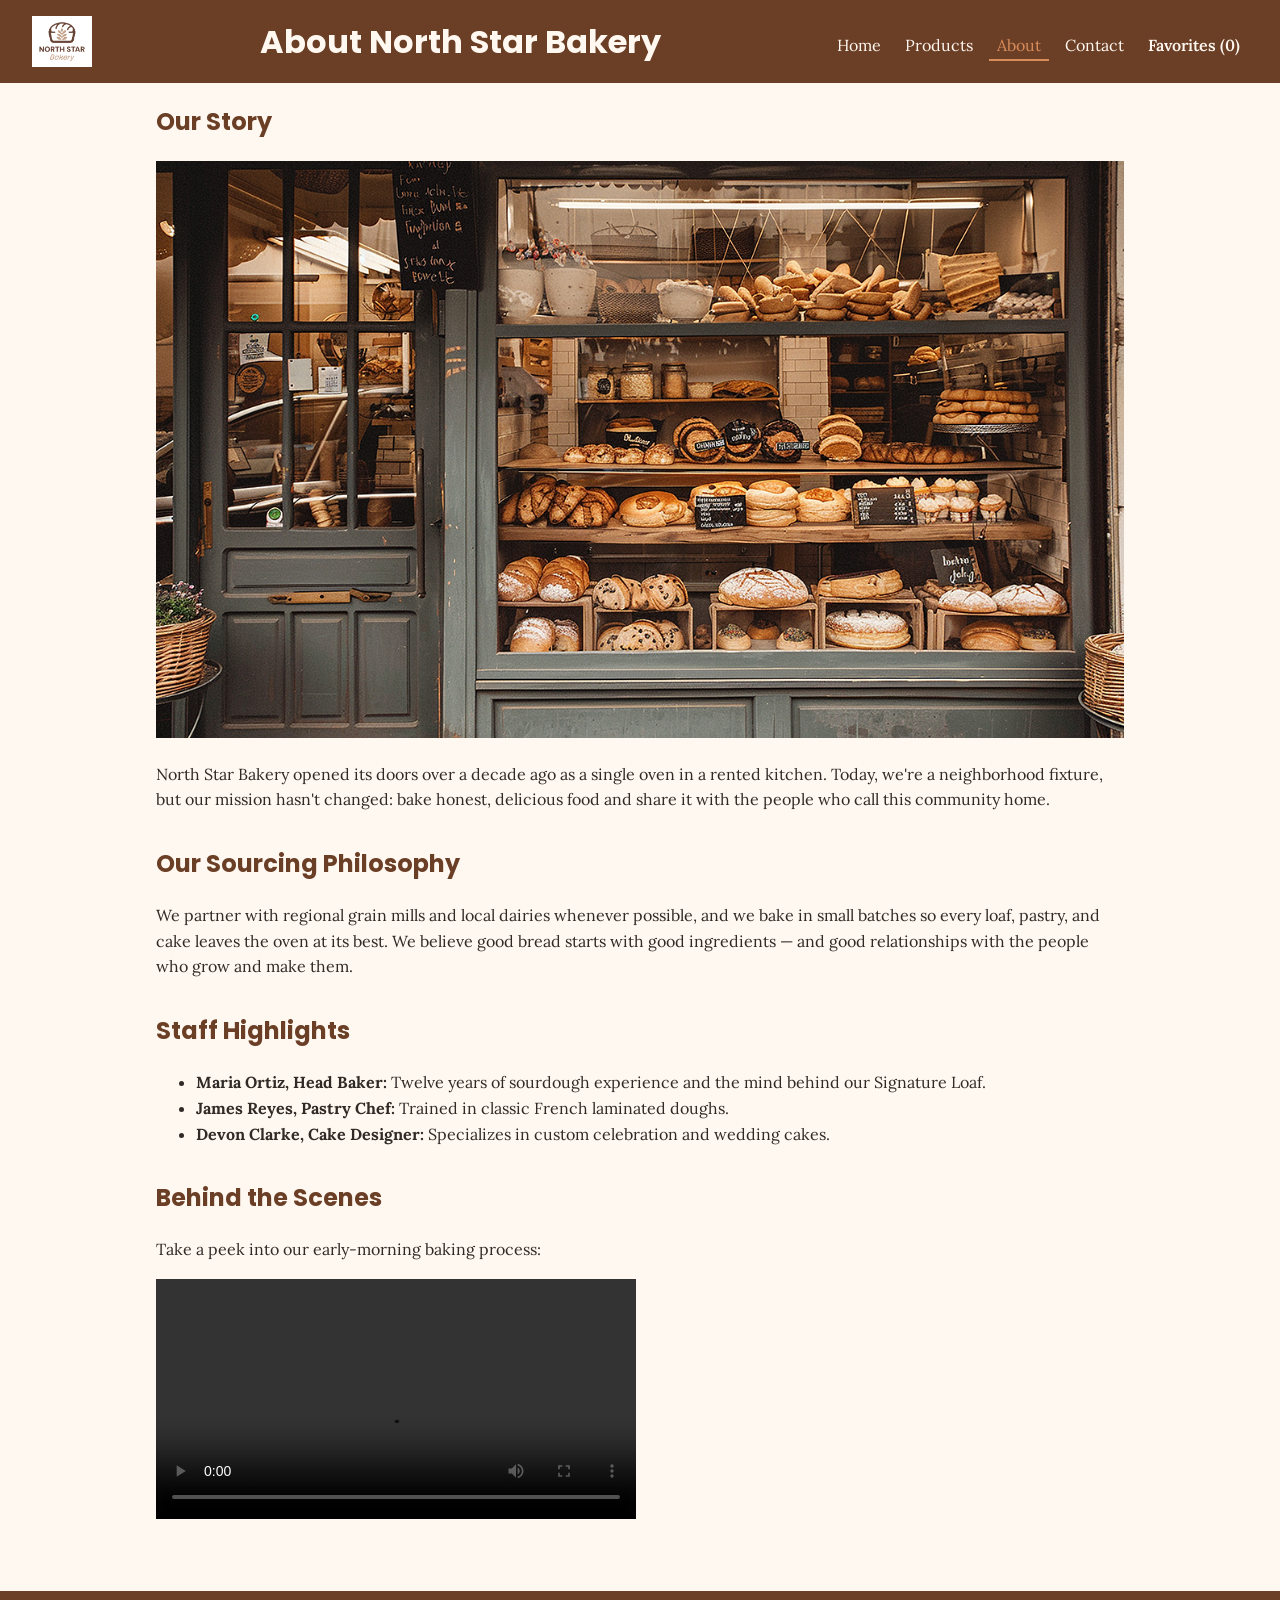
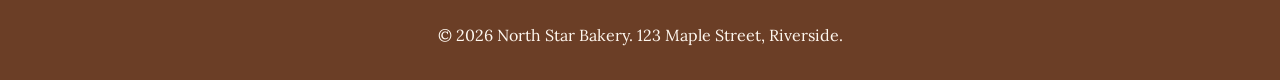
<file: about.html>
<!DOCTYPE html>
<html lang="en">
<head>
<meta charset="UTF-8">
<meta name="viewport" content="width=device-width, initial-scale=1.0">
<title>North Star Bakery | About</title>
<link rel="stylesheet" href="css/style.css">
</head>
<body>
<header>
  <img src="images/bakery-logo.png" alt="North Star Bakery logo, a star above a loaf of bread">
  <h1>About North Star Bakery</h1>
  <nav>
    <ul>
      <li><a href="index.html">Home</a></li>
      <li><a href="products.html">Products</a></li>
      <li><a href="about.html" aria-current="page">About</a></li>
      <li><a href="contact.html">Contact</a></li>
      <li><a href="products.html#favorites-section" class="fav-nav-link">Favorites (<span id="nav-fav-count">0</span>)</a></li>
    </ul>
  </nav>
</header>

<main>
  <section aria-labelledby="story-heading">
    <h2 id="story-heading">Our Story</h2>
    <img src="images/bakery-storefront.png" alt="The North Star Bakery storefront with a striped awning and string lights">
    <p>
      North Star Bakery opened its doors over a decade ago as a single oven
      in a rented kitchen. Today, we're a neighborhood fixture, but our
      mission hasn't changed: bake honest, delicious food and share it with
      the people who call this community home.
    </p>
  </section>

  <section aria-labelledby="sourcing-heading">
    <h2 id="sourcing-heading">Our Sourcing Philosophy</h2>
    <p>
      We partner with regional grain mills and local dairies whenever
      possible, and we bake in small batches so every loaf, pastry, and
      cake leaves the oven at its best. We believe good bread starts with
      good ingredients &mdash; and good relationships with the people who
      grow and make them.
    </p>
  </section>

  <section aria-labelledby="staff-heading">
    <h2 id="staff-heading">Staff Highlights</h2>
    <ul>
      <li><strong>Maria Ortiz, Head Baker:</strong> Twelve years of sourdough experience and the mind behind our Signature Loaf.</li>
      <li><strong>James Reyes, Pastry Chef:</strong> Trained in classic French laminated doughs.</li>
      <li><strong>Devon Clarke, Cake Designer:</strong> Specializes in custom celebration and wedding cakes.</li>
    </ul>
  </section>

  <section aria-labelledby="behind-scenes-heading">
    <h2 id="behind-scenes-heading">Behind the Scenes</h2>
    <p>Take a peek into our early-morning baking process:</p>
    <video controls width="480">
      <source src="media/bakery-behind-scenes.mp4" type="video/mp4">
      Your browser does not support the video element. You can
      <a href="media/bakery-behind-scenes.mp4">download the behind-the-scenes video</a>
      instead. It shows our bakers shaping dough, tending the ovens, and
      preparing the morning's fresh bread before sunrise.
    </video>
  </section>
</main>

<footer>
  <p>&copy; 2026 North Star Bakery. 123 Maple Street, Riverside.</p>
</footer>

<script src="script.js"></script>
</body>
</html>
</file>
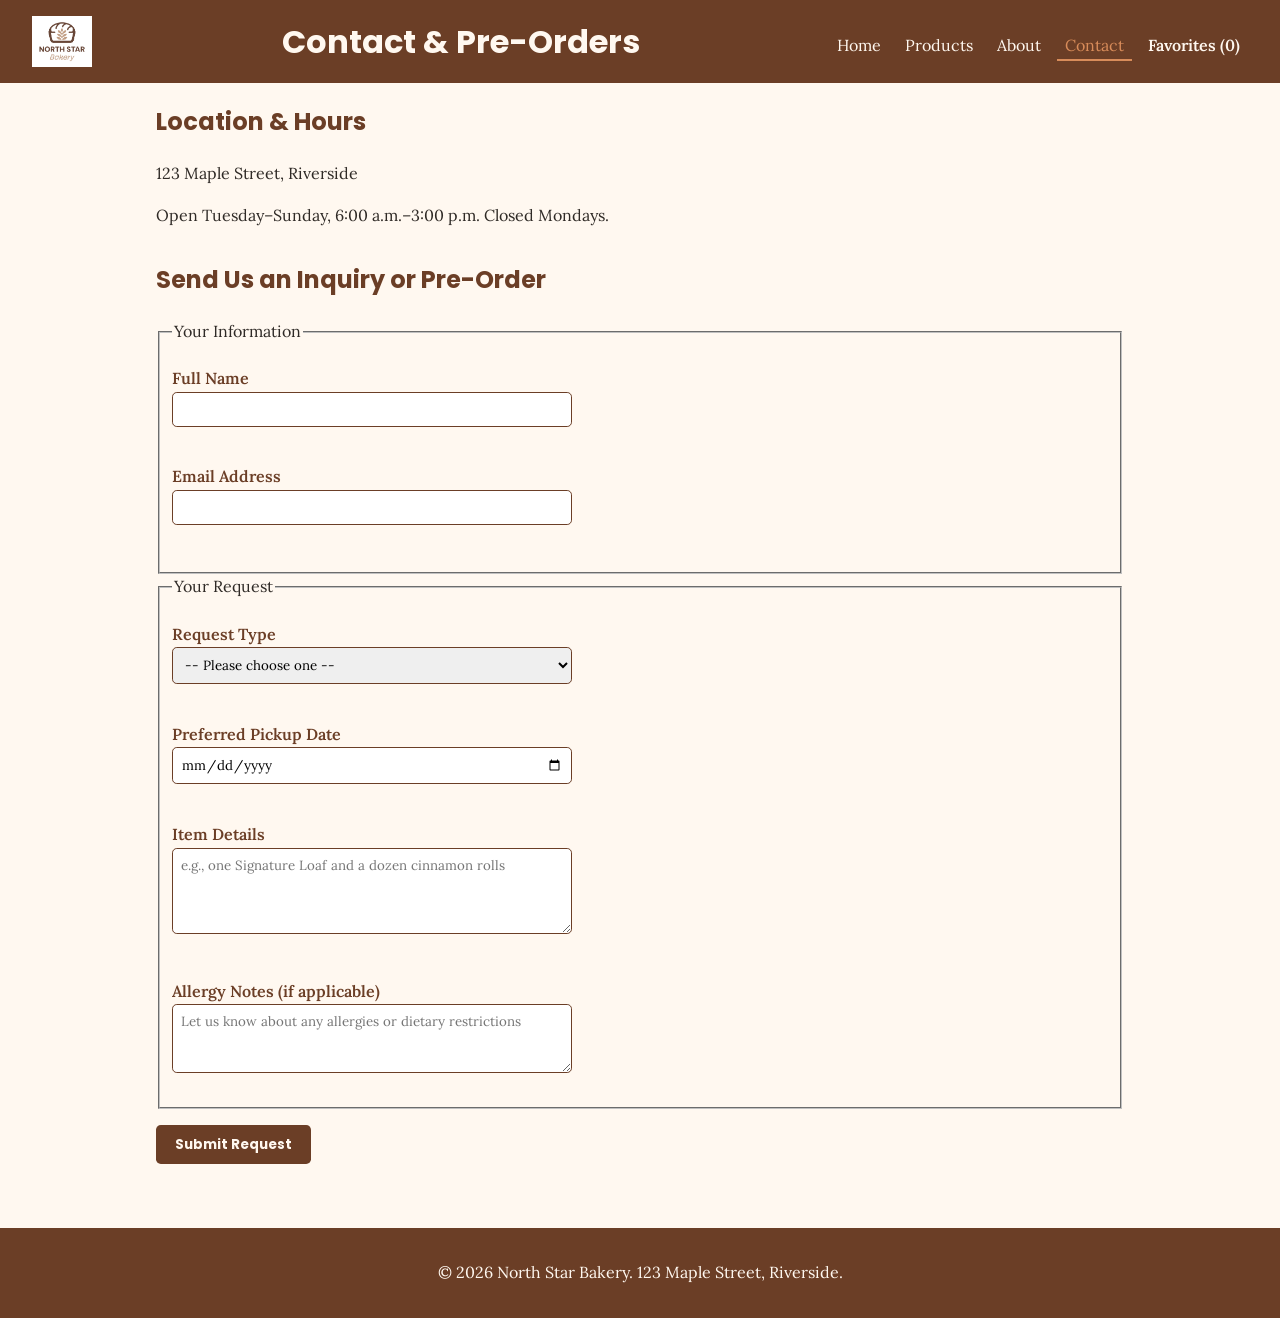
<file: contact.html>
<!DOCTYPE html>
<html lang="en">
<head>
<meta charset="UTF-8">
<meta name="viewport" content="width=device-width, initial-scale=1.0">
<title>North Star Bakery | Contact</title>
<link rel="stylesheet" href="css/style.css">
</head>
<body>
<header>
  <img src="images/bakery-logo.png" alt="North Star Bakery logo, a star above a loaf of bread">
  <h1>Contact &amp; Pre-Orders</h1>
  <nav>
    <ul>
      <li><a href="index.html">Home</a></li>
      <li><a href="products.html">Products</a></li>
      <li><a href="about.html">About</a></li>
      <li><a href="contact.html" aria-current="page">Contact</a></li>
      <li><a href="products.html#favorites-section" class="fav-nav-link">Favorites (<span id="nav-fav-count">0</span>)</a></li>
    </ul>
  </nav>
</header>

<main>
  <section aria-labelledby="location-heading">
    <h2 id="location-heading">Location &amp; Hours</h2>
    <p>123 Maple Street, Riverside</p>
    <p>Open Tuesday&ndash;Sunday, 6:00 a.m.&ndash;3:00 p.m. Closed Mondays.</p>
  </section>

  <section aria-labelledby="form-heading">
    <h2 id="form-heading">Send Us an Inquiry or Pre-Order</h2>

    <p id="form-success-message" class="success-message" hidden>
      Thanks! Your request has been received. We'll be in touch soon.
    </p>

    <form action="#" method="post" id="contact-form" novalidate>
      <fieldset>
        <legend>Your Information</legend>
        <p>
          <label for="name">Full Name</label><br>
          <input type="text" id="name" name="name" required minlength="2">
          <span class="error-message" id="name-error" role="alert"></span>
        </p>
        <p>
          <label for="email">Email Address</label><br>
          <input type="email" id="email" name="email" required>
          <span class="error-message" id="email-error" role="alert"></span>
        </p>
      </fieldset>

      <fieldset>
        <legend>Your Request</legend>
        <p>
          <label for="request-type">Request Type</label><br>
          <select id="request-type" name="request-type" required>
            <option value="">-- Please choose one --</option>
            <option value="preorder">Pre-Order</option>
            <option value="general">General Question</option>
          </select>
          <span class="error-message" id="request-type-error" role="alert"></span>
        </p>
        <p>
          <label for="pickup-date">Preferred Pickup Date</label><br>
          <input type="date" id="pickup-date" name="pickup-date">
          <span class="error-message" id="pickup-date-error" role="alert"></span>
        </p>
        <p>
          <label for="item-details">Item Details</label><br>
          <textarea id="item-details" name="item-details" rows="4" cols="40"
            placeholder="e.g., one Signature Loaf and a dozen cinnamon rolls" required></textarea>
          <span class="error-message" id="item-details-error" role="alert"></span>
        </p>
        <p>
          <label for="allergy-notes">Allergy Notes (if applicable)</label><br>
          <textarea id="allergy-notes" name="allergy-notes" rows="3" cols="40"
            placeholder="Let us know about any allergies or dietary restrictions"></textarea>
        </p>
      </fieldset>

      <p>
        <button type="submit">Submit Request</button>
      </p>
    </form>
  </section>
</main>

<footer>
  <p>&copy; 2026 North Star Bakery. 123 Maple Street, Riverside.</p>
</footer>

<script src="script.js"></script>
</body>
</html>
</file>
<file: css/style.css>
@import url('https://fonts.googleapis.com/css2?family=Poppins:wght@400;600;700&family=Lora:ital@0;1&display=swap');

/* ---------- Base / mobile-first ---------- */
:root {
  --color-cream: #FFF8F0;
  --color-brown: #6B3E26;
  --color-peach: #D88C5A;
  --color-charcoal: #2F2A26;
}

* {
  box-sizing: border-box;
}

body {
  margin: 0;
  background-color: var(--color-cream);
  color: var(--color-charcoal);
  font-family: 'Lora', serif;
  line-height: 1.6;
}

h1, h2, h3 {
  font-family: 'Poppins', sans-serif;
  color: var(--color-brown);
}

img, video {
  max-width: 100%;
  height: auto;
}

a {
  color: var(--color-brown);
}

a:hover {
  color: var(--color-peach);
}

/* ---------- Header ---------- */
header {
  background-color: var(--color-brown);
  color: var(--color-cream);
  padding: 1rem;
  text-align: center;
}

header img {
  max-width: 60px;
}

header h1 {
  color: var(--color-cream);
  margin: 0.5rem 0;
}

nav ul {
  list-style: none;
  padding: 0;
  margin: 0.5rem 0 0;
  display: flex;
  flex-direction: column;
  align-items: center;
  gap: 0.5rem;
}

nav a {
  color: var(--color-cream);
  text-decoration: none;
  padding: 0.25rem 0.5rem;
}

nav a[aria-current="page"],
nav a:hover {
  color: var(--color-peach);
  border-bottom: 2px solid var(--color-peach);
}

.fav-nav-link {
  font-weight: 600;
}

/* ---------- Hero ---------- */
.hero {
  background-color: var(--color-peach);
  padding: 1.5rem;
  border-radius: 0.5rem;
  margin: 1rem;
}

.hero h2 {
  color: var(--color-brown);
}

/* ---------- Main content ---------- */
main {
  padding: 0 1rem 2rem;
  max-width: 1000px;
  margin: 0 auto;
}

section {
  margin-bottom: 2rem;
}

/* ---------- Product cards ---------- */
.product-list {
  list-style: none;
  padding: 0;
  display: flex;
  flex-direction: column;
  gap: 1rem;
}

.product-card {
  background-color: #fff;
  border: 1px solid var(--color-peach);
  border-radius: 0.5rem;
  padding: 1rem;
}

.product-card h3 {
  margin-top: 0;
}

.fav-btn {
  background-color: var(--color-cream);
  border: 1px solid var(--color-brown);
  color: var(--color-brown);
  border-radius: 0.3rem;
  padding: 0.4rem 0.8rem;
  cursor: pointer;
  font-family: 'Poppins', sans-serif;
  font-weight: 600;
}

.fav-btn:hover {
  background-color: var(--color-peach);
  color: #fff;
}

.fav-btn.is-fav {
  background-color: var(--color-brown);
  color: var(--color-cream);
  border-color: var(--color-brown);
}

/* ---------- Favorites box ---------- */
.favorites-box {
  background-color: #fff;
  border: 2px solid var(--color-brown);
  border-radius: 0.5rem;
  padding: 1rem;
}

.favorites-list {
  list-style: none;
  padding: 0;
}

.favorites-list li {
  display: flex;
  justify-content: space-between;
  align-items: center;
  padding: 0.5rem;
  border-bottom: 1px solid var(--color-peach);
}

.remove-fav-btn {
  background: none;
  border: none;
  color: var(--color-brown);
  cursor: pointer;
  font-weight: 700;
  text-decoration: underline;
}

.secondary-btn {
  margin-top: 0.5rem;
  background-color: var(--color-cream);
  border: 1px solid var(--color-brown);
  color: var(--color-brown);
  padding: 0.4rem 0.8rem;
  border-radius: 0.3rem;
  cursor: pointer;
  font-family: 'Poppins', sans-serif;
}

/* ---------- Forms ---------- */
form label {
  font-weight: 600;
  color: var(--color-brown);
}

form input,
form select,
form textarea {
  width: 100%;
  max-width: 400px;
  padding: 0.5rem;
  border: 1px solid var(--color-brown);
  border-radius: 0.3rem;
  font-family: 'Lora', serif;
}

form input.invalid,
form select.invalid,
form textarea.invalid {
  border-color: #b3261e;
  background-color: #fdf1f0;
}

.error-message {
  display: block;
  color: #b3261e;
  font-size: 0.9rem;
  margin-top: 0.25rem;
  min-height: 1.1rem;
}

.success-message {
  background-color: #e6f4ea;
  border: 1px solid #34a853;
  color: #1e7a34;
  padding: 0.75rem 1rem;
  border-radius: 0.3rem;
}

button[type="submit"] {
  background-color: var(--color-brown);
  color: var(--color-cream);
  border: none;
  padding: 0.6rem 1.2rem;
  border-radius: 0.3rem;
  font-family: 'Poppins', sans-serif;
  font-weight: 700;
  cursor: pointer;
}

button[type="submit"]:hover {
  background-color: var(--color-peach);
}

/* ---------- Footer ---------- */
footer {
  background-color: var(--color-brown);
  color: var(--color-cream);
  text-align: center;
  padding: 1rem;
}

/* ---------- Responsive layout: 768px and up ---------- */
@media (min-width: 768px) {
  header {
    display: flex;
    justify-content: space-between;
    align-items: center;
    text-align: left;
    padding: 1rem 2rem;
  }

  header h1 {
    margin: 0 1rem;
  }

  nav ul {
    flex-direction: row;
  }

  .hero {
    display: flex;
    flex-direction: row;
    align-items: center;
    gap: 2rem;
  }

  .product-list {
    flex-direction: row;
    flex-wrap: wrap;
  }

  .product-card {
    flex-basis: calc(33.333% - 1rem);
  }
}
</file>
